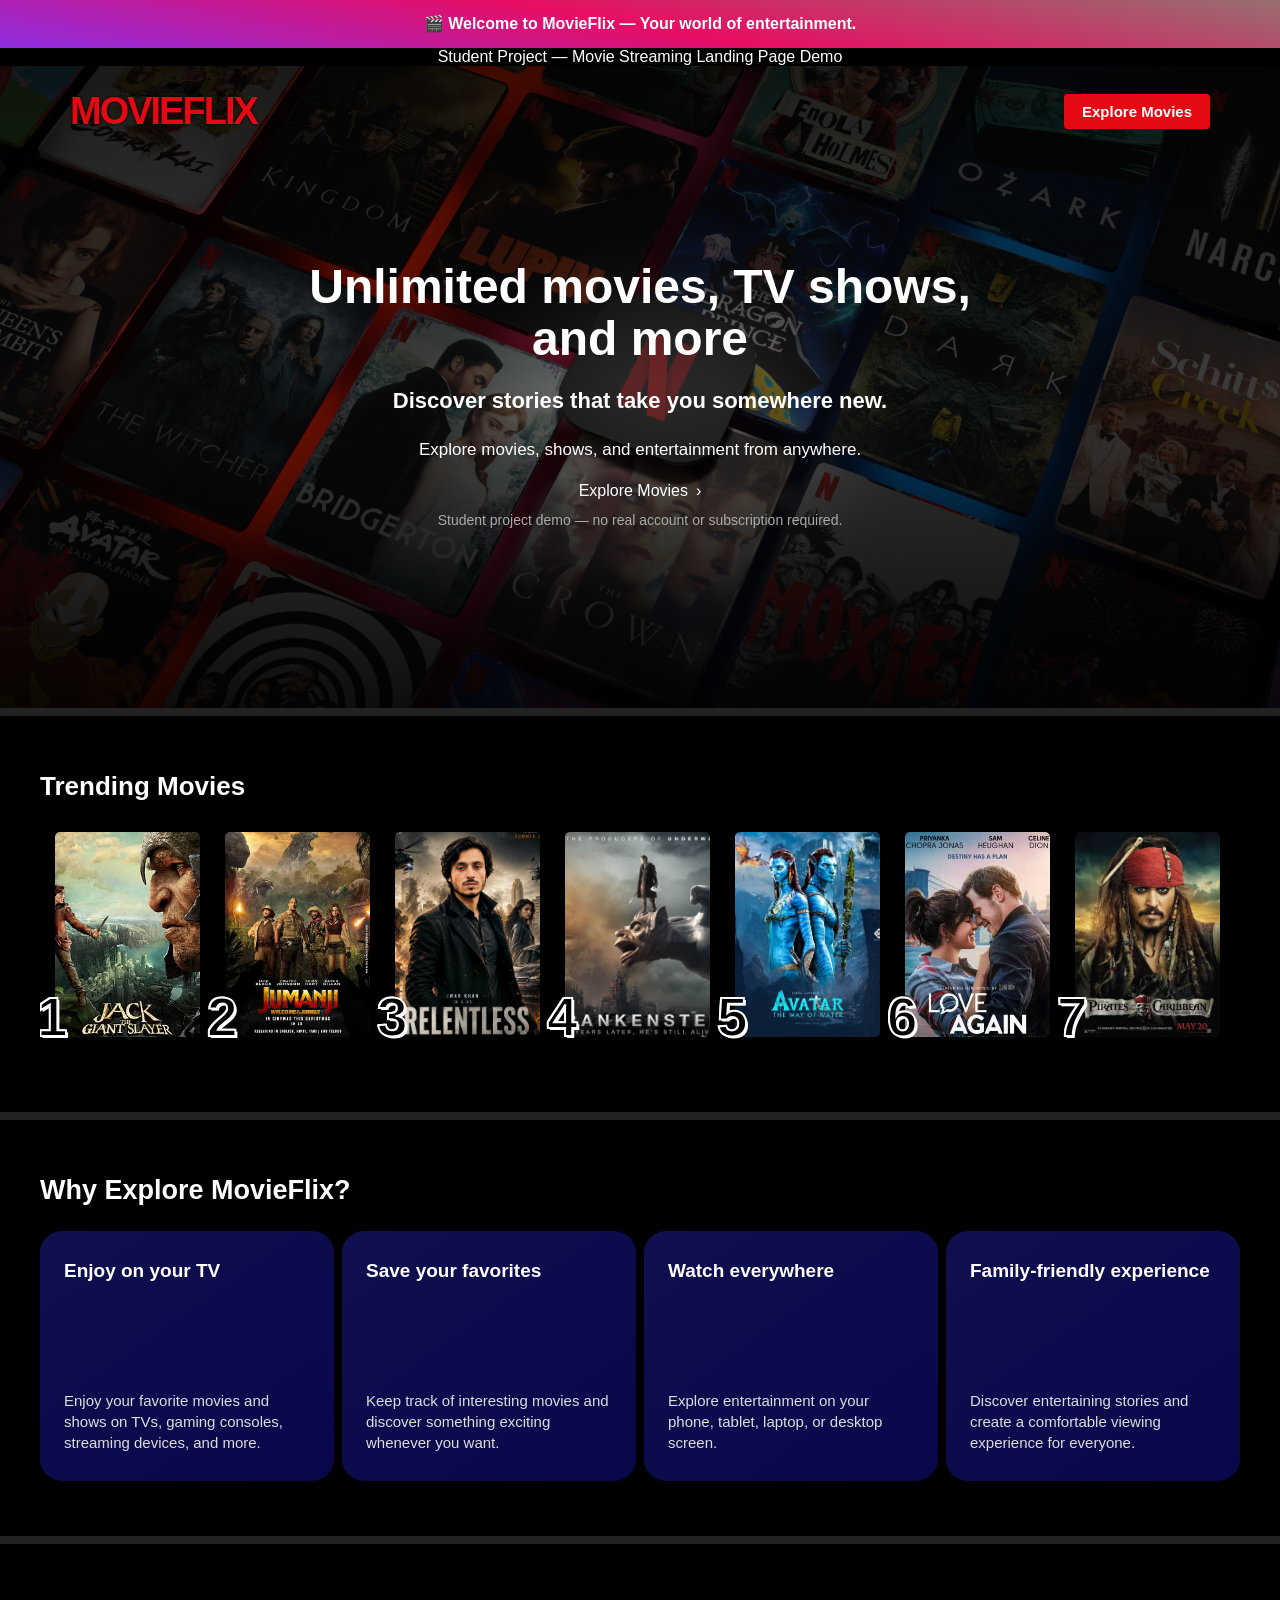
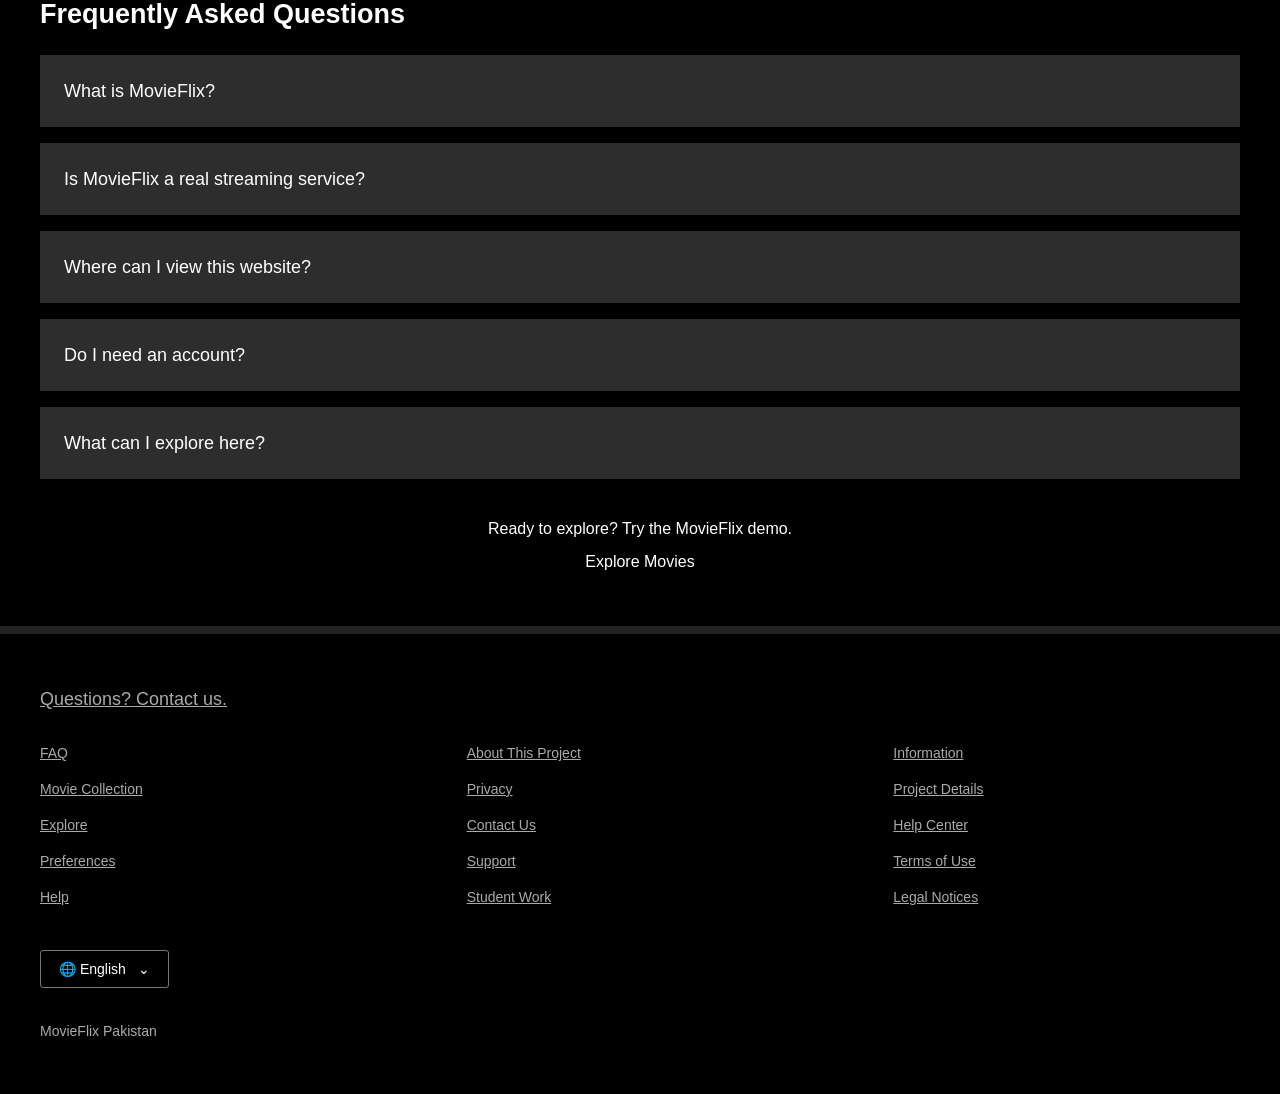
<file: index.html>
<!doctype html>
<html lang="en">
  <head>
    <meta charset="UTF-8" />
    <meta name="viewport" content="width=device-width, initial-scale=1.0" />

    <title>MovieFlix - Student Project</title>

    <link rel="stylesheet" href="style.css" />
  </head>

  <body>
    <!-- =========================
         TOP OFFER BAR
    ========================== -->

    <div class="offer-bar">
      <p>🎬 Welcome to MovieFlix — Your world of entertainment.</p>
    </div>

    <!-- =========================
         HEADER / HERO
    ========================== -->

    <p class="demo-text" style="text-align: center">
      Student Project — Movie Streaming Landing Page Demo
    </p>

    <header class="hero">
      <!-- Navigation -->

      <nav class="navbar">
        <a href="#" class="logo">MOVIEFLIX</a>

        <a href="#trending" class="sign-in">Explore Movies</a>
      </nav>

      <!-- Hero Content -->

      <div class="hero-content">
        <h1>Unlimited movies, TV shows, and more</h1>

        <h2>Discover stories that take you somewhere new.</h2>

        <p>Explore movies, shows, and entertainment from anywhere.</p>

        <a href="#trending" class="email-form">
          Explore Movies
          <span>›</span>
        </a>

        <p class="membership-text">
          Student project demo — no real account or subscription required.
        </p>
      </div>
    </header>

    <!-- =========================
         MAIN CONTENT
    ========================== -->

    <main>
      <!-- =========================
           TRENDING NOW
      ========================== -->

      <section class="trending" id="trending">
        <div class="section-container">
          <h2>Trending Movies</h2>

          <div class="trending-list">
            <!-- Movie 1 -->

            <div class="movie-card">
              <span class="movie-number">1</span>
              <img src="./imges/1-pic.jpg" alt="Relentless movie poster" />
            </div>

            <!-- Movie 2 -->

            <div class="movie-card">
              <span class="movie-number">2</span>
              <img src="./imges/2-pic.jpg" alt="Dark Horizon movie poster" />
            </div>

            <!-- Movie 3 -->

            <div class="movie-card">
              <span class="movie-number">3</span>
              <img src="./imges/3-pic.jpg" alt="Last Mission movie poster" />
            </div>

            <!-- Movie 4 -->

            <div class="movie-card">
              <span class="movie-number">4</span>
              <img src="./imges/4-pic.jpg" alt="Silent Chase movie poster" />
            </div>

            <!-- Movie 5 -->

            <div class="movie-card">
              <span class="movie-number">5</span>
              <img src="./imges/5-pic-19.jpg" alt="Lost Empire movie poster" />
            </div>

            <!-- Movie 6 -->

            <div class="movie-card">
              <span class="movie-number">6</span>
              <img src="./imges/6-pic.jpg" alt="Final Escape movie poster" />
            </div>

            <!-- Movie 7 -->

            <div class="movie-card">
              <span class="movie-number">7</span>
              <img
                src="./imges/7-pic.jpg"
                alt="Beyond the Storm movie poster"
              />
            </div>
          </div>
        </div>
      </section>

      <!-- =========================
           REASONS TO JOIN
      ========================== -->

      <section class="reasons">
        <div class="section-container">
          <h2>Why Explore MovieFlix?</h2>

          <div class="reason-container">
            <!-- Reason 1 -->

            <article class="reason-card">
              <h3>Enjoy on your TV</h3>

              <p>
                Enjoy your favorite movies and shows on TVs, gaming consoles,
                streaming devices, and more.
              </p>
            </article>

            <!-- Reason 2 -->

            <article class="reason-card">
              <h3>Save your favorites</h3>

              <p>
                Keep track of interesting movies and discover something exciting
                whenever you want.
              </p>
            </article>

            <!-- Reason 3 -->

            <article class="reason-card">
              <h3>Watch everywhere</h3>

              <p>
                Explore entertainment on your phone, tablet, laptop, or desktop
                screen.
              </p>
            </article>

            <!-- Reason 4 -->

            <article class="reason-card">
              <h3>Family-friendly experience</h3>

              <p>
                Discover entertaining stories and create a comfortable viewing
                experience for everyone.
              </p>
            </article>
          </div>
        </div>
      </section>

      <!-- =========================
           FAQ
      ========================== -->

      <section class="faq">
        <div class="section-container">
          <h2>Frequently Asked Questions</h2>

          <!-- Question 1 -->

          <details class="faq-item">
            <summary>What is MovieFlix?</summary>

            <p>
              MovieFlix is a student-made movie streaming landing page created
              as a front-end project.
            </p>
          </details>

          <!-- Question 2 -->

          <details class="faq-item">
            <summary>Is MovieFlix a real streaming service?</summary>

            <p>
              No. This website is a front-end student project created for
              learning and demonstration purposes.
            </p>
          </details>

          <!-- Question 3 -->

          <details class="faq-item">
            <summary>Where can I view this website?</summary>

            <p>
              The website is designed to work on desktop, laptop, tablet, and
              mobile screens.
            </p>
          </details>

          <!-- Question 4 -->

          <details class="faq-item">
            <summary>Do I need an account?</summary>

            <p>
              No. This demonstration website does not create real accounts or
              collect real user information.
            </p>
          </details>

          <!-- Question 5 -->

          <details class="faq-item">
            <summary>What can I explore here?</summary>

            <p>
              You can explore movie posters, entertainment sections, responsive
              layouts, and the FAQ section.
            </p>
          </details>

          <!-- Bottom Demo Button -->

          <div class="bottom-signup">
            <p>Ready to explore? Try the MovieFlix demo.</p>

            <a href="#trending" class="email-form"> Explore Movies </a>
          </div>
        </div>
      </section>
    </main>

    <!-- =========================
         FOOTER
    ========================== -->

    <footer class="footer">
      <div class="footer-container">
        <p class="contact">
          <a href="#trending">Questions? Contact us.</a>
        </p>

        <!-- Footer Links -->

        <div class="footer-links">
          <!-- Column 1 -->

          <div class="footer-column">
            <a href="#trending">FAQ</a>
            <a href="#trending">Movie Collection</a>
            <a href="#trending">Explore</a>
            <a href="#trending">Preferences</a>
            <a href="#trending">Help</a>
          </div>

          <!-- Column 2 -->

          <div class="footer-column">
            <a href="#trending">About This Project</a>
            <a href="#trending">Privacy</a>
            <a href="#trending">Contact Us</a>
            <a href="#trending">Support</a>
            <a href="#trending">Student Work</a>
          </div>

          <!-- Column 3 -->

          <div class="footer-column">
            <a href="#trending">Information</a>
            <a href="#trending">Project Details</a>
            <a href="#trending">Help Center</a>
            <a href="#trending">Terms of Use</a>
            <a href="#trending">Legal Notices</a>
          </div>
        </div>

        <!-- Language -->

        <div class="language">
          <button type="button">
            🌐 English
            <span>⌄</span>
          </button>
        </div>

        <!-- Country -->

        <p class="country">MovieFlix Pakistan</p>
      </div>
    </footer>
  </body>
</html>
</file>
<file: style.css>
/* =========================
   RESET
========================= */

* {
  margin: 0;
  padding: 0;
  box-sizing: border-box;
}

html {
  scroll-behavior: smooth;
}

body {
  background-color: #000;
  color: #fff;

  font-family: Arial, Helvetica, sans-serif;

  overflow-x: hidden;
}

/* =========================
   COMMON
========================= */

a {
  color: #fff;
  text-decoration: none;
}

.section-container {
  width: 100%;
  max-width: 1200px;

  margin: auto;
}

/* =========================
   TOP OFFER BAR
========================= */

.offer-bar {
  width: 100%;

  min-height: 48px;

  background: linear-gradient(10deg, #8e2de2, #e70e63, #976f6f);

  display: flex;

  align-items: center;
  justify-content: center;

  padding: 10px 20px;

  text-align: center;
}

.offer-bar p {
  font-size: 16px;
  font-weight: 700;

  line-height: 1.4;
}

/* =========================
   HERO
========================= */

.hero {
  position: relative;

  min-height: 650px;

  background-image:
    linear-gradient(
      to bottom,
      rgba(0, 0, 0, 0.65),
      rgba(0, 0, 0, 0.35),
      rgba(0, 0, 0, 0.85)
    ),
    url("./imges/here-pic.png");

  background-size: cover;
  background-position: center;
  background-repeat: no-repeat;

  border-bottom: 8px solid #222;
}

/* =========================
   NAVBAR
========================= */

.navbar {
  width: 100%;

  max-width: 1200px;

  margin: auto;

  min-height: 90px;

  padding: 0 30px;

  display: flex;

  align-items: center;
  justify-content: space-between;
}

.logo {
  color: #e50914;

  font-size: 38px;

  font-weight: 900;

  letter-spacing: -2px;

  text-shadow: 0 0 3px #000;
}

.sign-in {
  background-color: #e50914;

  padding: 9px 18px;

  border-radius: 4px;

  font-size: 15px;

  font-weight: 700;

  transition: 0.3s;
}

.sign-in:hover {
  background-color: #b20710;
}

/* =========================
   HERO CONTENT
========================= */

.hero-content {
  width: 850px;

  max-width: 90%;

  min-height: 500px;

  margin: auto;

  display: flex;

  flex-direction: column;

  align-items: center;

  justify-content: center;

  text-align: center;
}

.hero-content h1 {
  max-width: 750px;

  font-size: 48px;

  line-height: 1.1;

  font-weight: 800;

  margin-bottom: 20px;
}

.hero-content h2 {
  font-size: 22px;

  line-height: 1.4;

  margin-bottom: 20px;
}

.hero-content > p {
  font-size: 17px;

  line-height: 1.5;

  margin-bottom: 20px;
}

/* =========================
   EMAIL FORM
========================= */

.email-form {
  width: 100%;

  display: flex;

  align-items: center;
  justify-content: center;

  gap: 8px;
}

.email-form input {
  width: 420px;

  min-height: 58px;

  padding: 0 18px;

  background-color: rgba(255, 255, 255, 0.95);

  color: #000;

  border: 1px solid #aaa;

  border-radius: 4px;

  font-size: 16px;

  outline: none;
}

.email-form input:focus {
  border: 2px solid #fff;
}

.email-form button {
  min-height: 58px;

  padding: 0 25px;

  background-color: #e50914;

  color: #fff;

  border: none;

  border-radius: 4px;

  font-size: 18px;

  font-weight: 700;

  cursor: pointer;

  transition: 0.3s;
}

.email-form button:hover {
  background-color: #b20710;
}

.email-form button span {
  font-size: 25px;

  margin-left: 8px;
}

.membership-text {
  color: #aaa;

  font-size: 14px !important;

  margin-top: 10px;
}

/* =========================
   TRENDING
========================= */

.trending {
  padding: 55px 30px;

  border-bottom: 8px solid #222;
}

.trending h2 {
  font-size: 26px;

  margin-bottom: 25px;
}

/* =========================
   TRENDING LIST
========================= */

.trending-list {
  display: flex;

  gap: 25px;

  overflow-x: auto;

  padding: 5px 15px 20px;
}

.trending-list::-webkit-scrollbar {
  height: 7px;
}

.trending-list::-webkit-scrollbar-track {
  background: #111;
}

.trending-list::-webkit-scrollbar-thumb {
  background: #555;

  border-radius: 10px;
}

.movie-card {
  position: relative;

  flex: 0 0 145px;

  height: 205px;

  border-radius: 5px;

  overflow: visible;

  transition: 0.3s;
}

.movie-card:hover {
  transform: scale(1.05);
}

.movie-card img {
  width: 100%;

  height: 100%;

  object-fit: cover;

  border-radius: 5px;
}

.movie-number {
  position: absolute;

  left: -18px;

  bottom: -8px;

  z-index: 2;

  color: #000;

  font-size: 55px;

  font-weight: 900;

  line-height: 1;

  -webkit-text-stroke: 2px #fff;

  text-shadow:
    2px 2px 0 #fff,
    -1px -1px 0 #fff;
}

/* =========================
   REASONS
========================= */

.reasons {
  padding: 55px 30px;

  border-bottom: 8px solid #222;
}

.reasons h2 {
  font-size: 27px;

  margin-bottom: 25px;
}

.reason-container {
  display: grid;

  grid-template-columns: repeat(4, 1fr);

  gap: 8px;
}

.reason-card {
  min-height: 250px;

  padding: 28px 24px;

  border-radius: 22px;

  background: linear-gradient(145deg, #101050, #07074a);

  display: flex;

  flex-direction: column;

  justify-content: space-between;

  transition: 0.3s;
}

.reason-card:hover {
  transform: translateY(-5px);
}

.reason-card h3 {
  font-size: 19px;

  line-height: 1.25;
}

.reason-card p {
  color: #ddd;

  font-size: 15px;

  line-height: 1.4;
}

/* =========================
   FAQ
========================= */

.faq {
  padding: 55px 30px;

  border-bottom: 8px solid #222;
}

.faq h2 {
  font-size: 27px;

  margin-bottom: 25px;
}

.faq-item {
  width: 100%;

  margin-bottom: 16px;

  background-color: #2d2d2d;

  transition: 0.3s;
}

.faq-item:hover {
  background-color: #414141;
}

.faq-item summary {
  min-height: 72px;

  padding: 20px 24px;

  display: flex;

  align-items: center;

  cursor: pointer;

  list-style-position: inside;

  font-size: 18px;
}

.faq-item p {
  padding: 0 24px 22px;

  color: #ddd;

  font-size: 16px;

  line-height: 1.5;
}

/* =========================
   BOTTOM SIGNUP
========================= */

.bottom-signup {
  padding-top: 25px;

  text-align: center;
}

.bottom-signup p {
  margin-bottom: 15px;

  font-size: 16px;
}

/* =========================
   FOOTER
========================= */

.footer {
  padding: 55px 30px;

  background-color: #000;
}

.footer-container {
  width: 100%;

  max-width: 1200px;

  margin: auto;
}

.contact {
  margin-bottom: 35px;
}

.contact a {
  color: #aaa;

  text-decoration: underline;

  font-size: 18px;
}

/* =========================
   FOOTER LINKS
========================= */

.footer-links {
  display: grid;

  grid-template-columns: repeat(3, 1fr);

  gap: 20px 80px;

  margin-bottom: 45px;
}

.footer-column {
  display: flex;

  flex-direction: column;

  gap: 20px;
}

.footer-column a {
  color: #aaa;

  text-decoration: underline;

  font-size: 14px;

  transition: 0.3s;
}

.footer-column a:hover {
  color: #fff;
}

/* =========================
   LANGUAGE
========================= */

.language button {
  padding: 10px 18px;

  background-color: #000;

  color: #fff;

  border: 1px solid #777;

  border-radius: 3px;

  font-size: 14px;

  cursor: pointer;
}

.language span {
  margin-left: 8px;
}

.country {
  margin-top: 35px;

  color: #aaa;

  font-size: 14px;
}

/* ==================================================
   RESPONSIVE
   TABLET / SMALL LAPTOP
================================================== */

@media (max-width: 1024px) {
  .section-container {
    max-width: 900px;
  }

  .hero-content h1 {
    font-size: 42px;
  }

  .reason-container {
    grid-template-columns: repeat(2, 1fr);

    gap: 12px;
  }

  .reason-card {
    min-height: 230px;
  }

  .footer-links {
    gap: 20px 40px;
  }
}

/* ==================================================
   TABLET
================================================== */

@media (max-width: 768px) {
  .offer-bar {
    min-height: 45px;
  }

  .offer-bar p {
    font-size: 14px;
  }

  .navbar {
    min-height: 75px;

    padding: 0 20px;
  }

  .logo {
    font-size: 30px;
  }

  .sign-in {
    padding: 8px 14px;

    font-size: 14px;
  }

  .hero {
    min-height: 600px;
  }

  .hero-content {
    min-height: 500px;

    max-width: 92%;
  }

  .hero-content h1 {
    font-size: 36px;
  }

  .hero-content h2 {
    font-size: 19px;
  }

  .hero-content > p {
    font-size: 15px;
  }

  .email-form {
    flex-direction: column;

    width: 100%;
  }

  .email-form input {
    width: 100%;
  }

  .email-form button {
    width: auto;

    min-width: 230px;
  }

  .trending {
    padding: 45px 20px;
  }

  .reasons {
    padding: 45px 20px;
  }

  .faq {
    padding: 45px 20px;
  }

  .footer {
    padding: 45px 20px;
  }

  .footer-links {
    grid-template-columns: repeat(2, 1fr);

    gap: 25px;
  }
}

/* ==================================================
   MOBILE
================================================== */

@media (max-width: 600px) {
  .offer-bar {
    padding: 9px 15px;
  }

  .offer-bar p {
    font-size: 13px;
  }

  .navbar {
    padding: 0 15px;
  }

  .logo {
    font-size: 25px;

    letter-spacing: -1px;
  }

  .sign-in {
    padding: 7px 12px;

    font-size: 13px;
  }

  .hero {
    min-height: 580px;

    background-position: center;
  }

  .hero-content {
    min-height: 490px;

    padding: 20px 5px;
  }

  .hero-content h1 {
    font-size: 30px;

    line-height: 1.15;
  }

  .hero-content h2 {
    font-size: 17px;
  }

  .hero-content > p {
    font-size: 14px;
  }

  .email-form {
    gap: 10px;
  }

  .email-form input {
    min-height: 52px;

    font-size: 15px;
  }

  .email-form button {
    min-height: 52px;

    width: 100%;

    font-size: 16px;
  }

  .trending {
    padding: 40px 15px;
  }

  .trending h2 {
    font-size: 23px;
  }

  .trending-list {
    gap: 20px;

    padding-left: 18px;
  }

  .movie-card {
    flex-basis: 125px;

    height: 180px;
  }

  .movie-number {
    font-size: 45px;

    left: -15px;
  }

  .reasons {
    padding: 40px 15px;
  }

  .reasons h2 {
    font-size: 23px;
  }

  .reason-container {
    grid-template-columns: 1fr;

    gap: 12px;
  }

  .reason-card {
    min-height: 220px;

    padding: 25px 22px;

    border-radius: 18px;
  }

  .faq {
    padding: 40px 15px;
  }

  .faq h2 {
    font-size: 23px;
  }

  .faq-item {
    margin-bottom: 10px;
  }

  .faq-item summary {
    min-height: 65px;

    padding: 18px;

    font-size: 16px;
  }

  .faq-item p {
    padding: 0 18px 18px;

    font-size: 14px;
  }

  .bottom-signup {
    padding-top: 20px;
  }

  .footer {
    padding: 40px 15px;
  }

  .footer-links {
    grid-template-columns: 1fr;

    gap: 25px;
  }

  .footer-column {
    gap: 15px;
  }
}

/* ==================================================
   VERY SMALL MOBILE
================================================== */

@media (max-width: 400px) {
  .logo {
    font-size: 22px;
  }

  .hero-content h1 {
    font-size: 26px;
  }

  .hero-content h2 {
    font-size: 16px;
  }

  .hero-content > p {
    font-size: 13px;
  }

  .movie-card {
    flex-basis: 110px;

    height: 160px;
  }

  .movie-number {
    font-size: 40px;
  }

  .reason-card h3 {
    font-size: 18px;
  }

  .reason-card p {
    font-size: 14px;
  }
}
</file>
